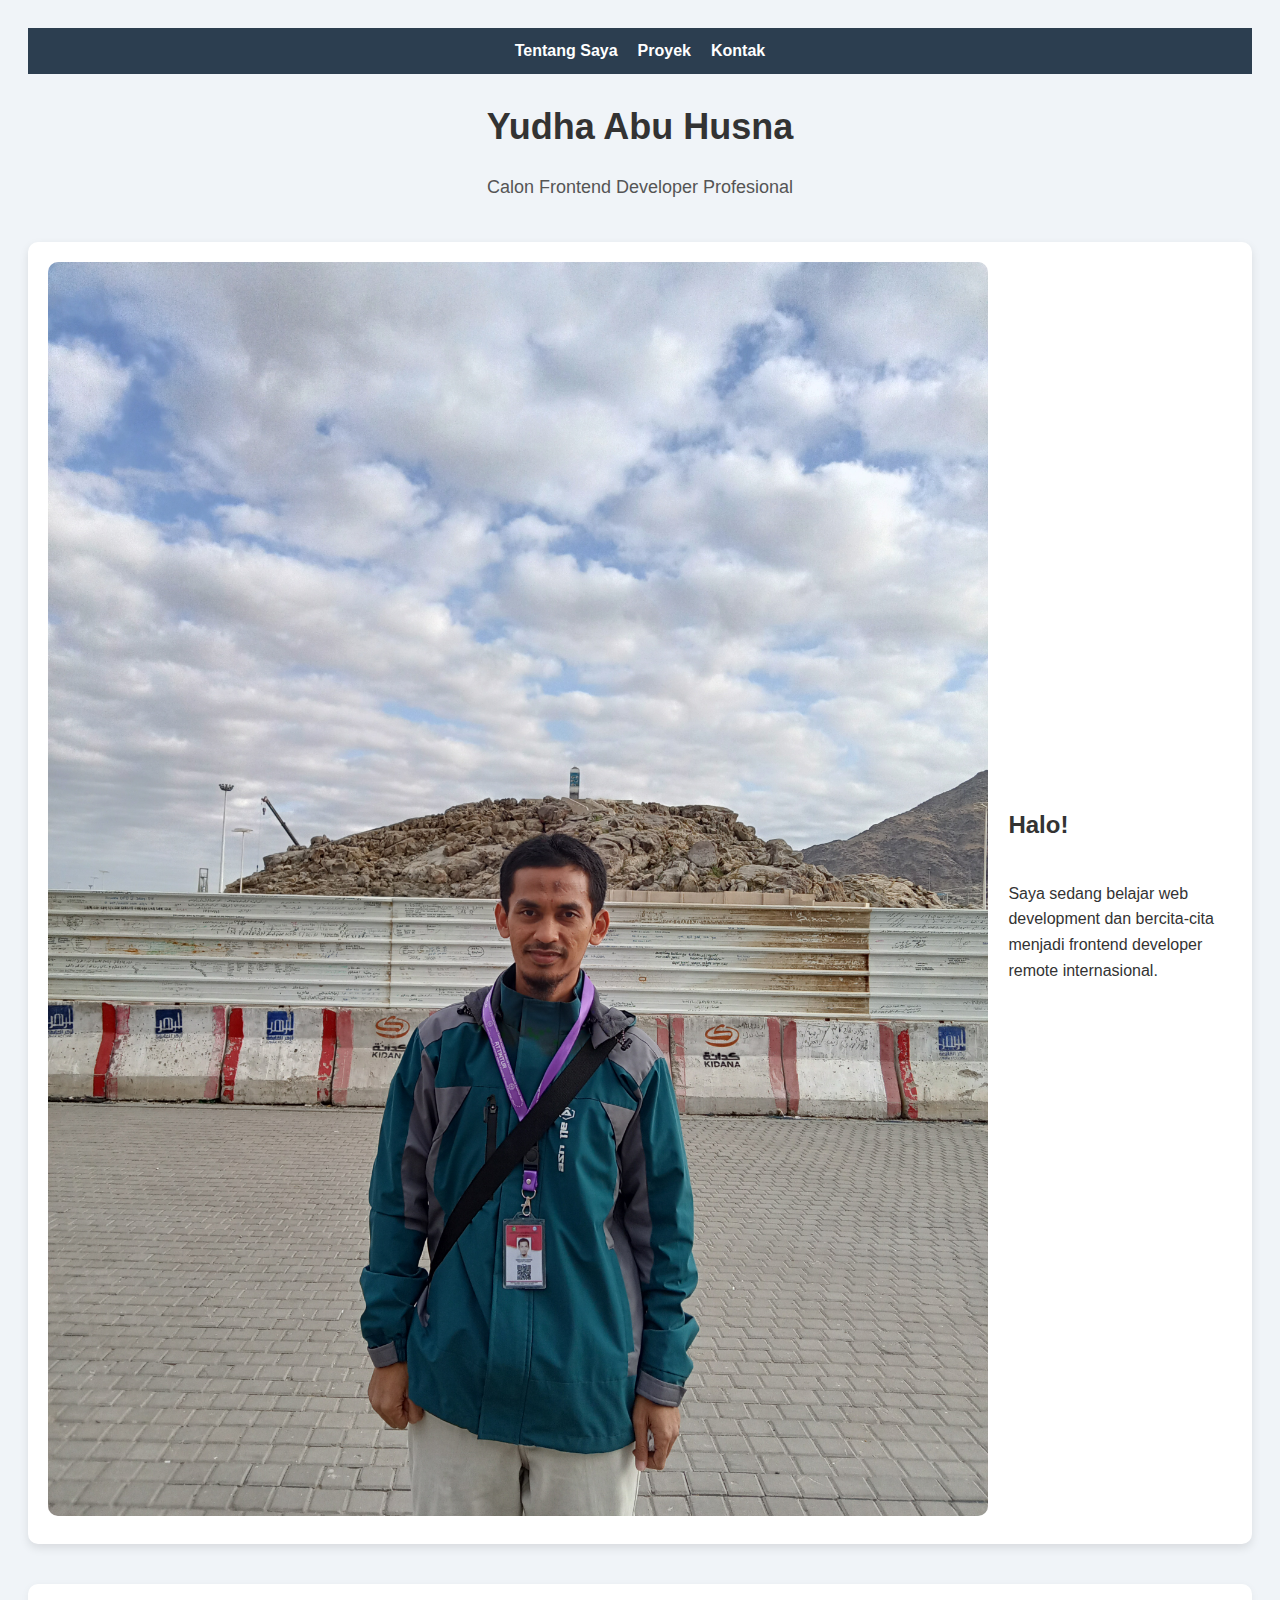
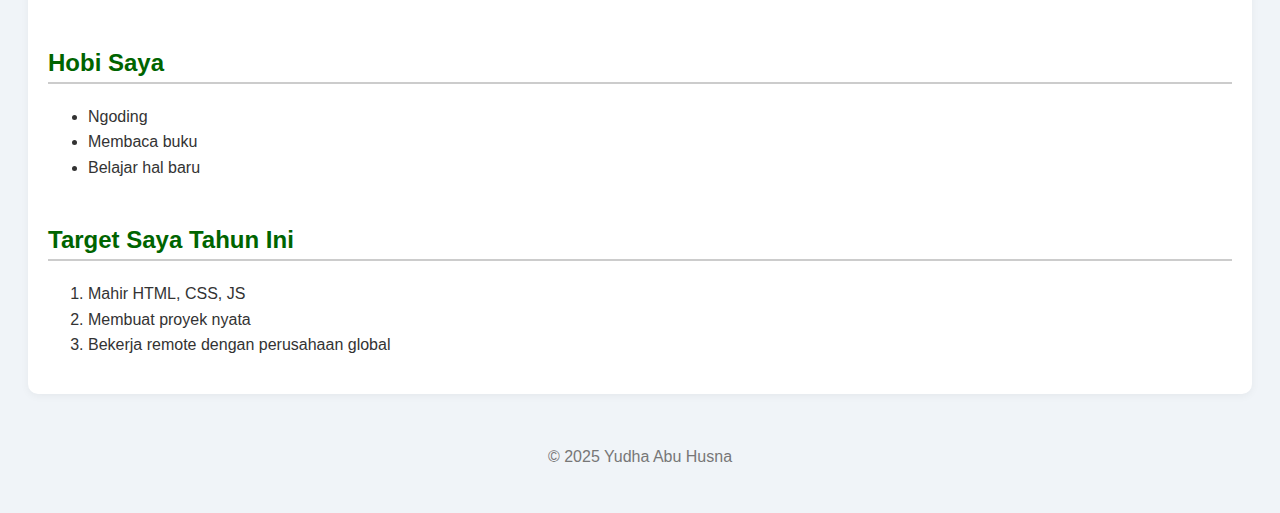
<file: index.html>
<!DOCTYPE html>
<html lang="id">
<head>
  <meta charset="UTF-8" />
  <meta name="viewport" content="width=device-width, initial-scale=1.0" />
  <title>Portofolio Yudha</title>
  <link rel="stylesheet" href="style.css" />
</head>
<body>
  <nav>
    <ul>
      <li><a href="index.html">Tentang Saya</a></li>
      <li><a href="projects.html">Proyek</a></li>
      <li><a href="contact.html">Kontak</a></li>
    </ul>
  </nav>

  <header>
    <h1>Yudha Abu Husna</h1>
    <p>Calon Frontend Developer Profesional</p>
  </header>

  <main>
    <section class="profilr">
      <div class="container">
      <div class="kiri">
        <img src="assets/foto_yudha.jpg" alt="Foto Yudha" width="100%"/>
      </div>
      <div class="kanan">
        <h2>Halo!</h2>
        <p>Saya sedang belajar web development dan bercita-cita menjadi frontend developer remote internasional.</p>
      </div>
      </div>
    </section>

    <section class="bagian">
      <h2 class="judul-bab">Hobi Saya</h2>
      <ul>
        <li>Ngoding</li>
        <li>Membaca buku</li>
        <li>Belajar hal baru</li>
      </ul>
      <h2 class="judul-bab">Target Saya Tahun Ini</h2>
      <ol>
        <li>Mahir HTML, CSS, JS</li>
        <li>Membuat proyek nyata</li>
        <li>Bekerja remote dengan perusahaan global</li>
      </ol>
    </section>
  </main>

  <footer>
    <p>&copy; 2025 Yudha Abu Husna</p>
  </footer>
</body>
</html>
</file>
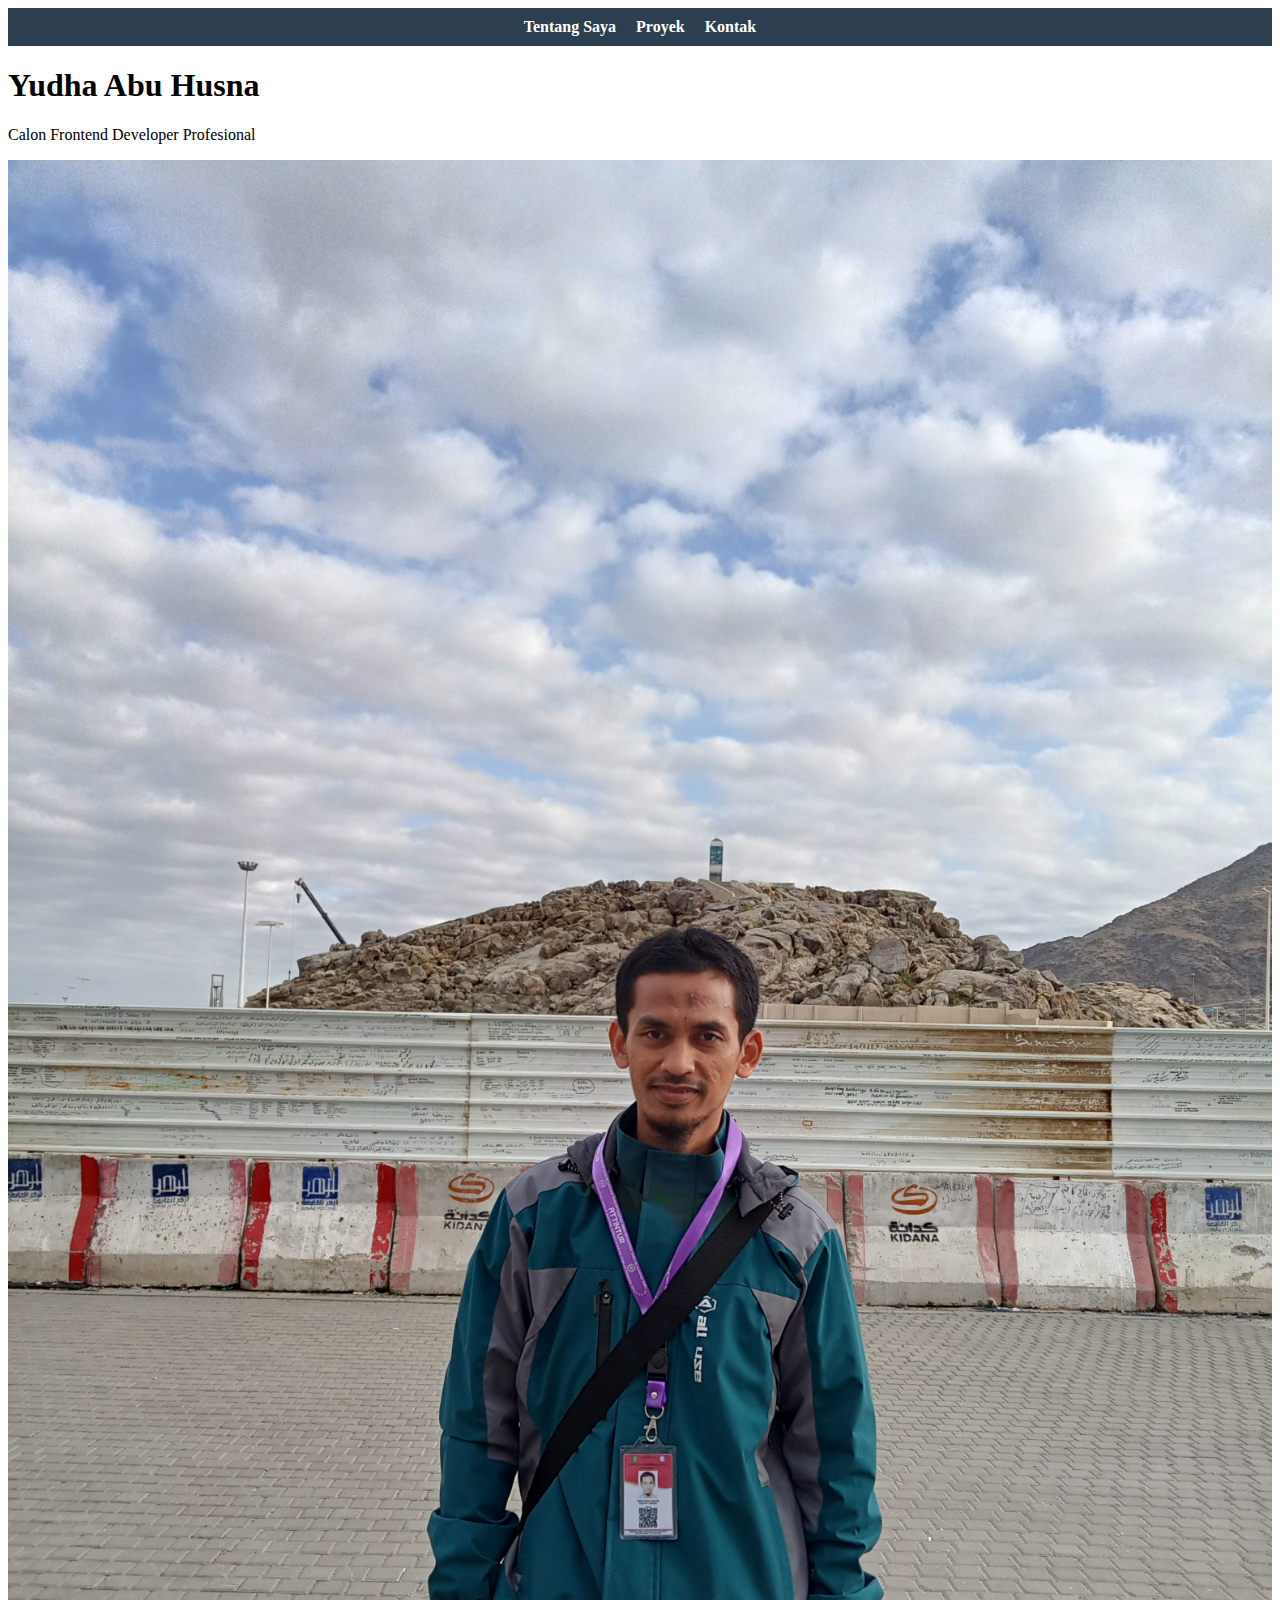
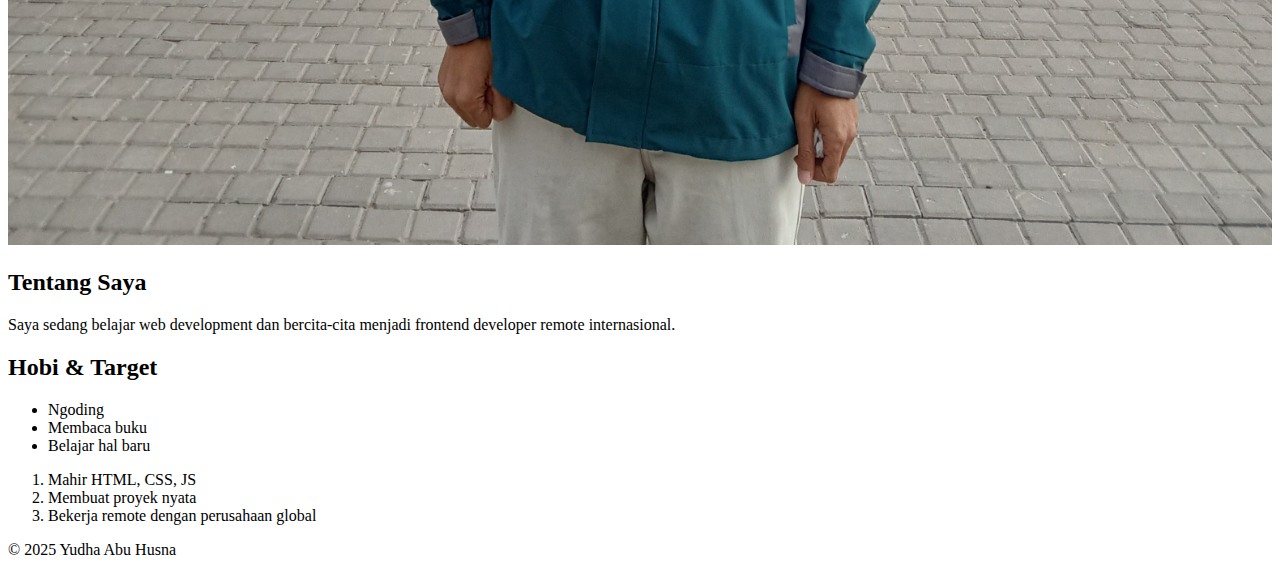
<file: portofolio-yudha/index.html>
<!DOCTYPE html>
<html lang="id">
<head>
  <meta charset="UTF-8" />
  <meta name="viewport" content="width=device-width, initial-scale=1.0" />
  <title>Portofolio Yudha</title>
  <link rel="stylesheet" href="style.css" />
</head>
<body>
  <nav>
    <ul>
      <li><a href="index.html">Tentang Saya</a></li>
      <li><a href="projects.html">Proyek</a></li>
      <li><a href="contact.html">Kontak</a></li>
    </ul>
  </nav>

  <header>
    <h1>Yudha Abu Husna</h1>
    <p>Calon Frontend Developer Profesional</p>
  </header>

  <main>
    <section class="container">
      <div class="kiri">
        <img src="assets/foto_yudha.jpg" alt="Foto Yudha" width="100%"/>
      </div>
      <div class="kanan">
        <h2>Tentang Saya</h2>
        <p>Saya sedang belajar web development dan bercita-cita menjadi frontend developer remote internasional.</p>
      </div>
    </section>

    <section class="bagian">
      <h2 class="judul-bab">Hobi & Target</h2>
      <ul>
        <li>Ngoding</li>
        <li>Membaca buku</li>
        <li>Belajar hal baru</li>
      </ul>
      <ol>
        <li>Mahir HTML, CSS, JS</li>
        <li>Membuat proyek nyata</li>
        <li>Bekerja remote dengan perusahaan global</li>
      </ol>
    </section>
  </main>

  <footer>
    <p>&copy; 2025 Yudha Abu Husna</p>
  </footer>
</body>
</html>
</file>
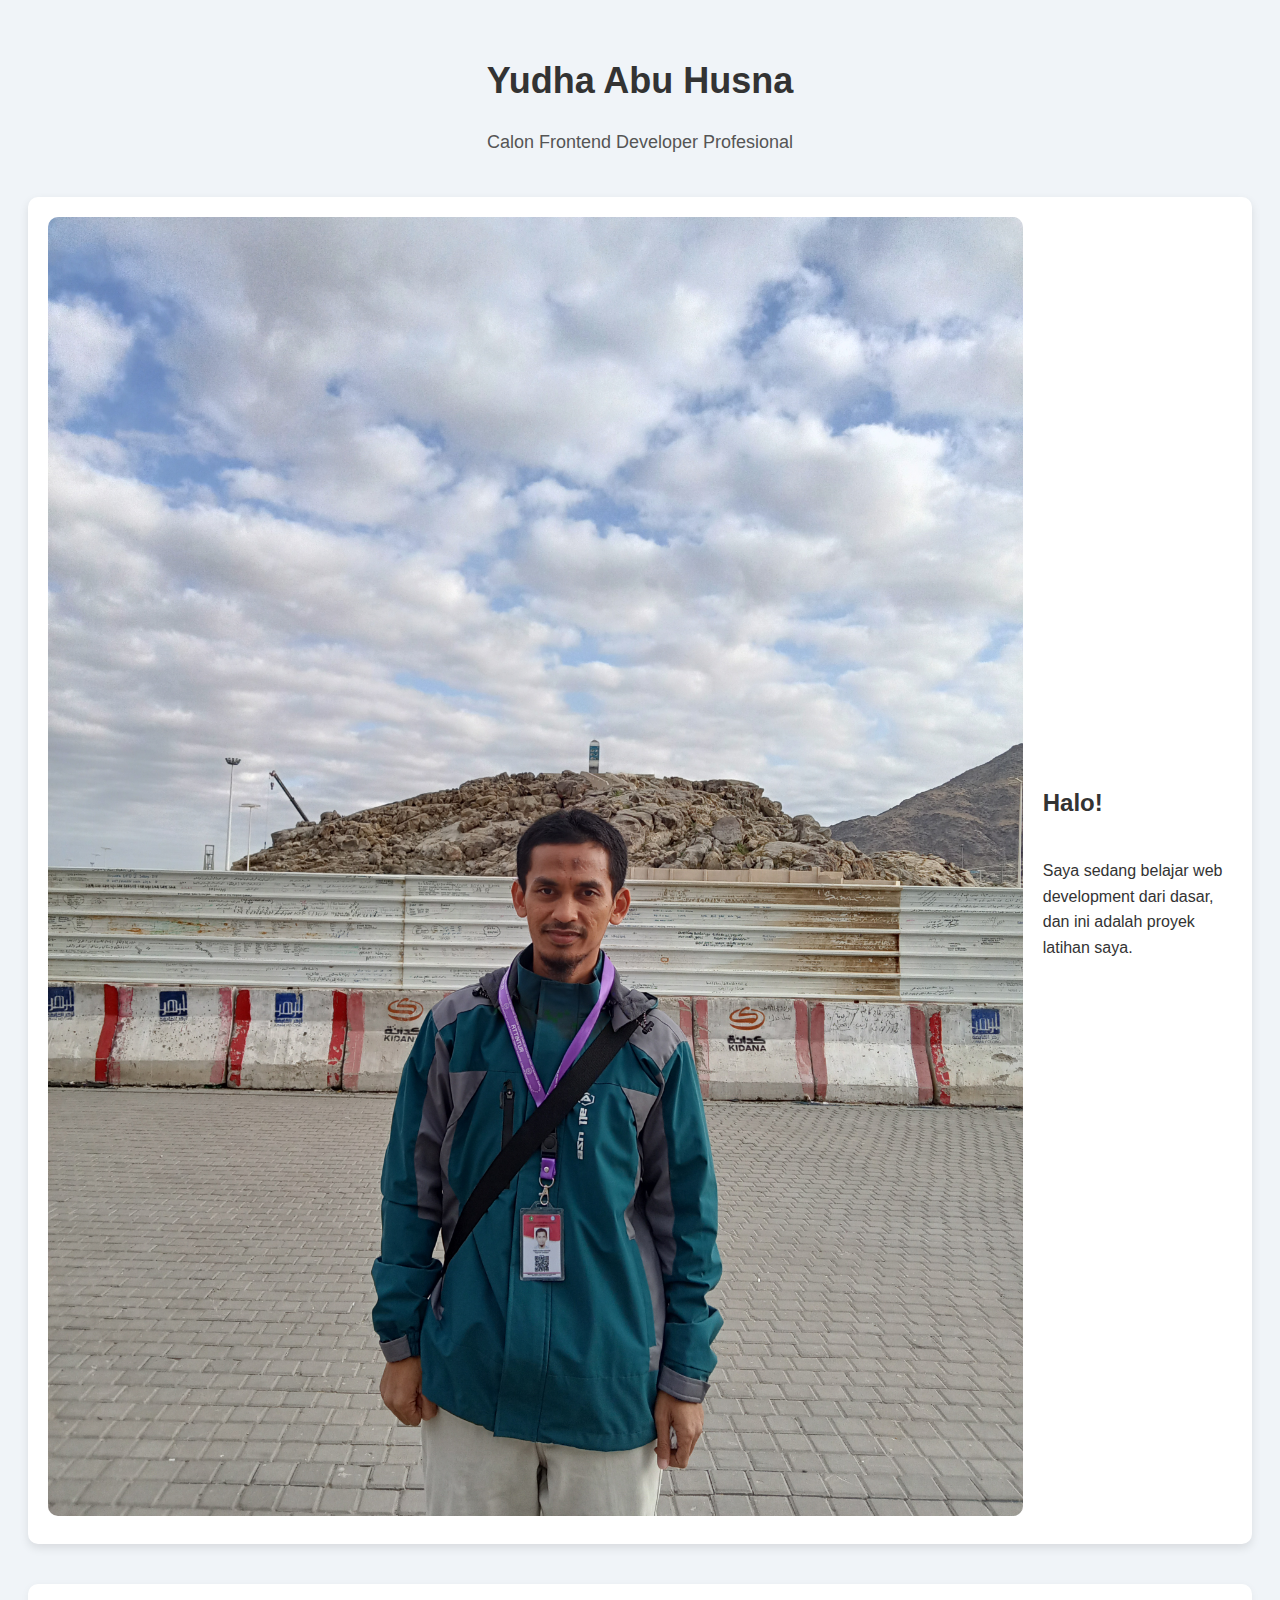
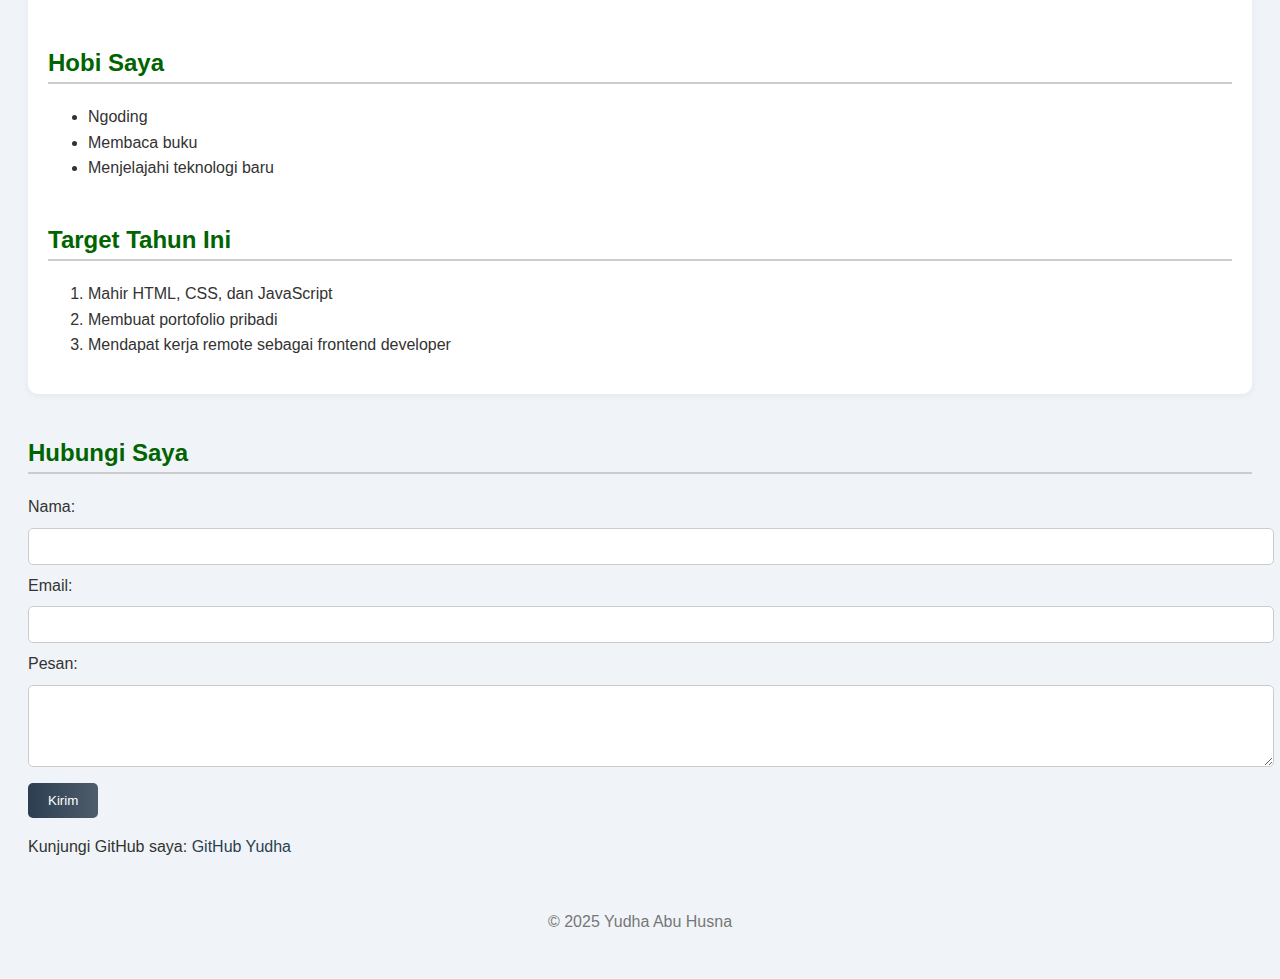
<file: proyek-tentang-saya/index.html>
<!DOCTYPE html>
<html lang="id">
<head>
  <meta charset="UTF-8" />
  <meta name="viewport" content="width=device-width, initial-scale=1.0" />
  <title>Tentang Yudha</title>
  <link rel="stylesheet" href="style.css" />
</head>
<body>
  <header>
    <h1>Yudha Abu Husna</h1>
    <p>Calon Frontend Developer Profesional</p>
  </header>

  <main>
    <section class="profil">
      <div class="container">
        <div class="kiri">
          <img src="foto_yudha.jpg" alt="Foto Yudha" />
        </div>
        <div class="kanan">
          <h2>Halo!</h2>
          <p>Saya sedang belajar web development dari dasar, dan ini adalah proyek latihan saya.</p>
        </div>
      </div>
    </section>

    <section class="bagian">
      <h2 class="judul-bab">Hobi Saya</h2>
      <ul>
        <li>Ngoding</li>
        <li>Membaca buku</li>
        <li>Menjelajahi teknologi baru</li>
      </ul>

      <h2 class="judul-bab">Target Tahun Ini</h2>
      <ol>
        <li>Mahir HTML, CSS, dan JavaScript</li>
        <li>Membuat portofolio pribadi</li>
        <li>Mendapat kerja remote sebagai frontend developer</li>
      </ol>
    </section>

    <section class="form-kontak">
      <h2 class="judul-bab">Hubungi Saya</h2>
      <form>
        <label for="nama">Nama:</label><br />
        <input type="text" id="nama" name="nama" /><br />

        <label for="email">Email:</label><br />
        <input type="email" id="email" name="email" /><br />

        <label for="pesan">Pesan:</label><br />
        <textarea id="pesan" name="pesan" rows="4"></textarea><br />

        <button type="submit">Kirim</button>
      </form>
    </section>

    <section class="tautan">
      <p>Kunjungi GitHub saya: <a href="https://github.com" target="_blank" aria-label="Kunjungi GitHub saya">GitHub Yudha</a></p>
    </section>
  </main>

  <footer>
    <p>&copy; 2025 Yudha Abu Husna</p>
  </footer>
</body>
</html>
</file>
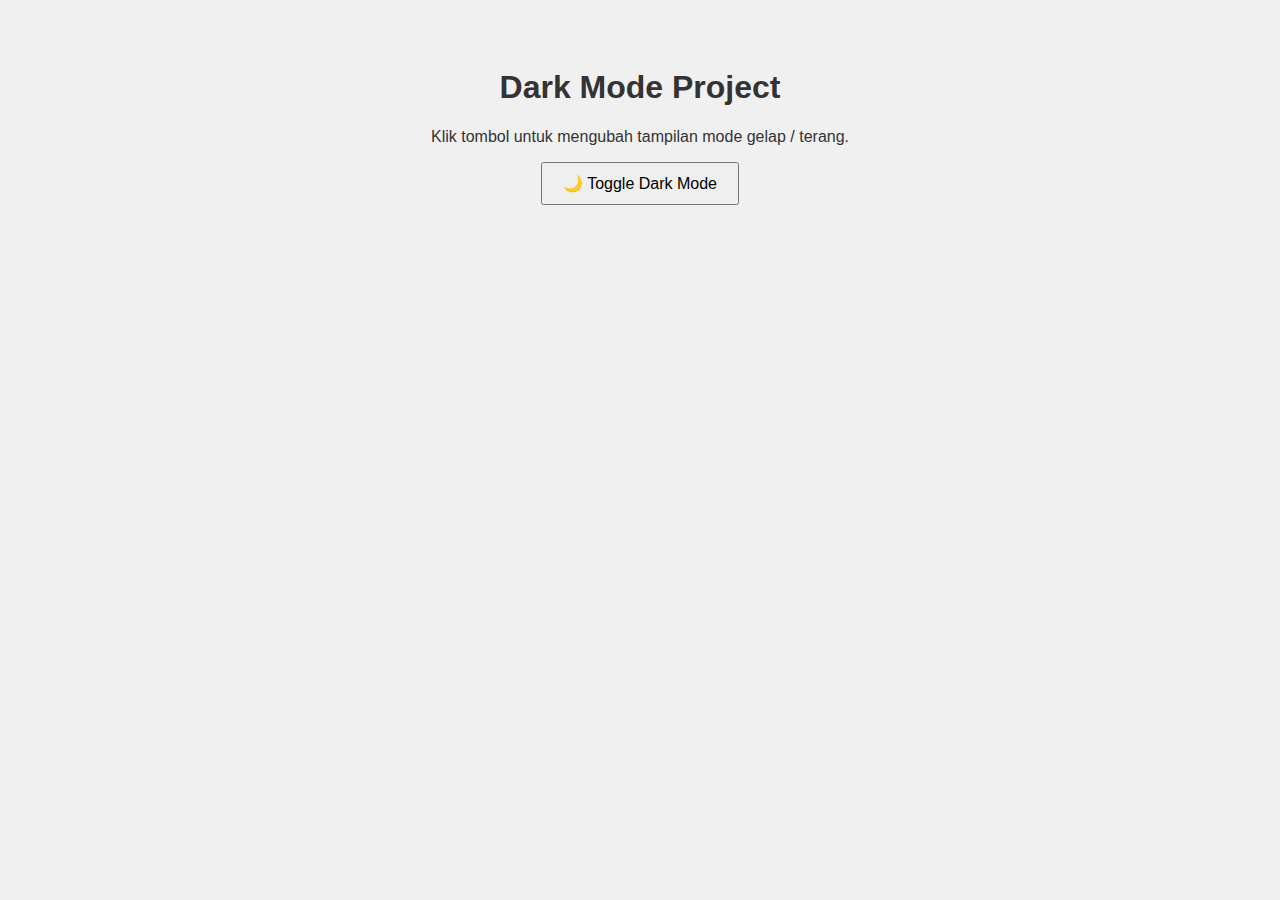
<file: projects/dark-mode/index.html>
<!DOCTYPE html>
<html lang="id">
<head>
  <meta charset="UTF-8" />
  <meta name="viewport" content="width=device-width, initial-scale=1.0" />
  <title>Dark Mode Switch</title>
  <link rel="stylesheet" href="style.css" />
</head>
<body>
  <div class="container">
    <h1>Dark Mode Project</h1>
    <p>Klik tombol untuk mengubah tampilan mode gelap / terang.</p>
    <button id="toggleMode">🌙 Toggle Dark Mode</button>
  </div>

  <script src="script.js"></script>
</body>
</html>
</file>
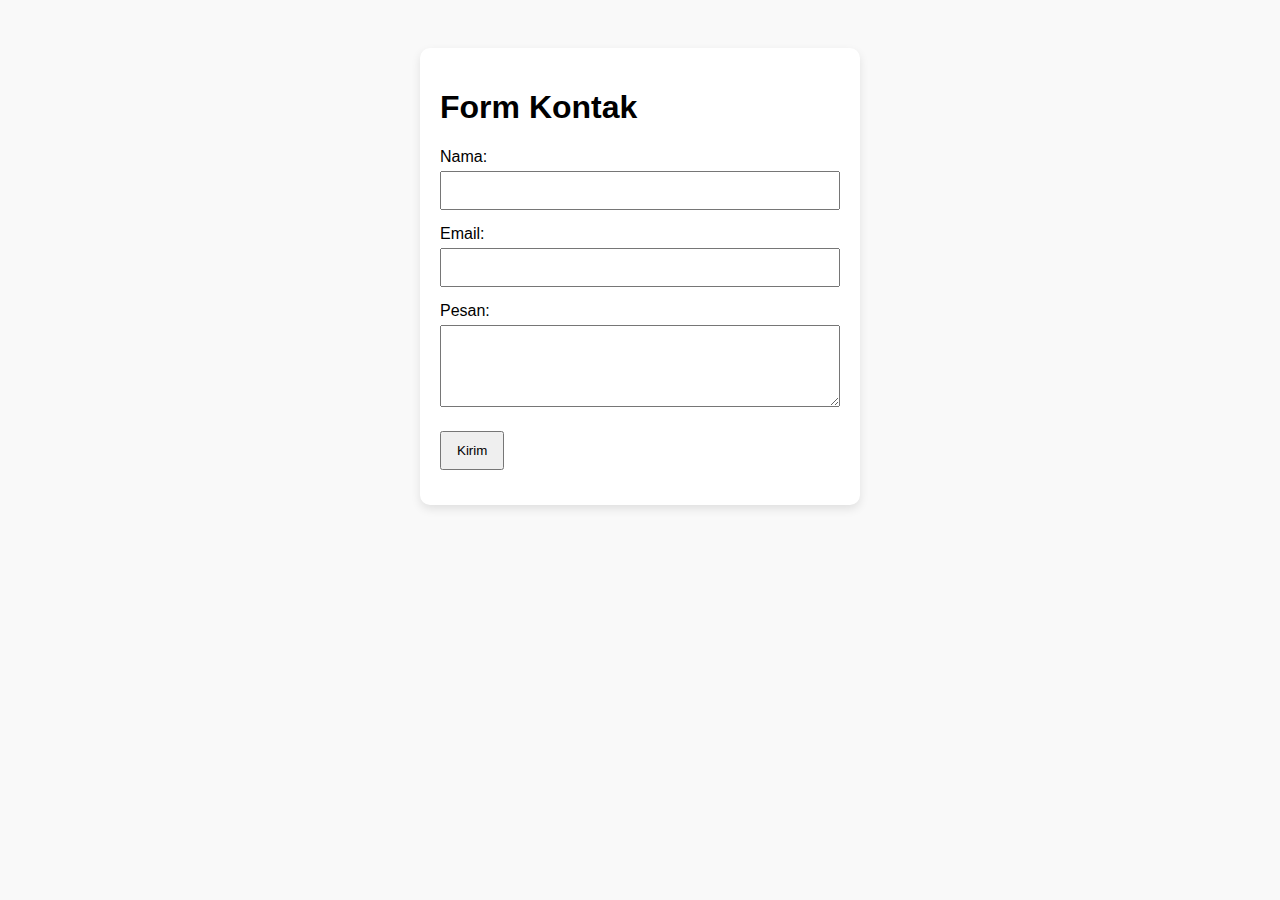
<file: projects/form-validasi/index.html>
<!DOCTYPE html>
<html lang="id">
<head>
  <meta charset="UTF-8" />
  <meta name="viewport" content="width=device-width, initial-scale=1.0" />
  <title>Validasi Form</title>
  <link rel="stylesheet" href="style.css" />
</head>
<body>
  <div class="container">
    <h1>Form Kontak</h1>
    <form id="contactForm">
      <label for="nama">Nama:</label>
      <input type="text" id="nama" name="nama" />

      <label for="email">Email:</label>
      <input type="email" id="email" name="email" />

      <label for="pesan">Pesan:</label>
      <textarea id="pesan" name="pesan" rows="4"></textarea>

      <button type="submit">Kirim</button>
    </form>
    <div id="error" class="error"></div>
  </div>
  <script src="script.js"></script>
</body>
</html>
</file>
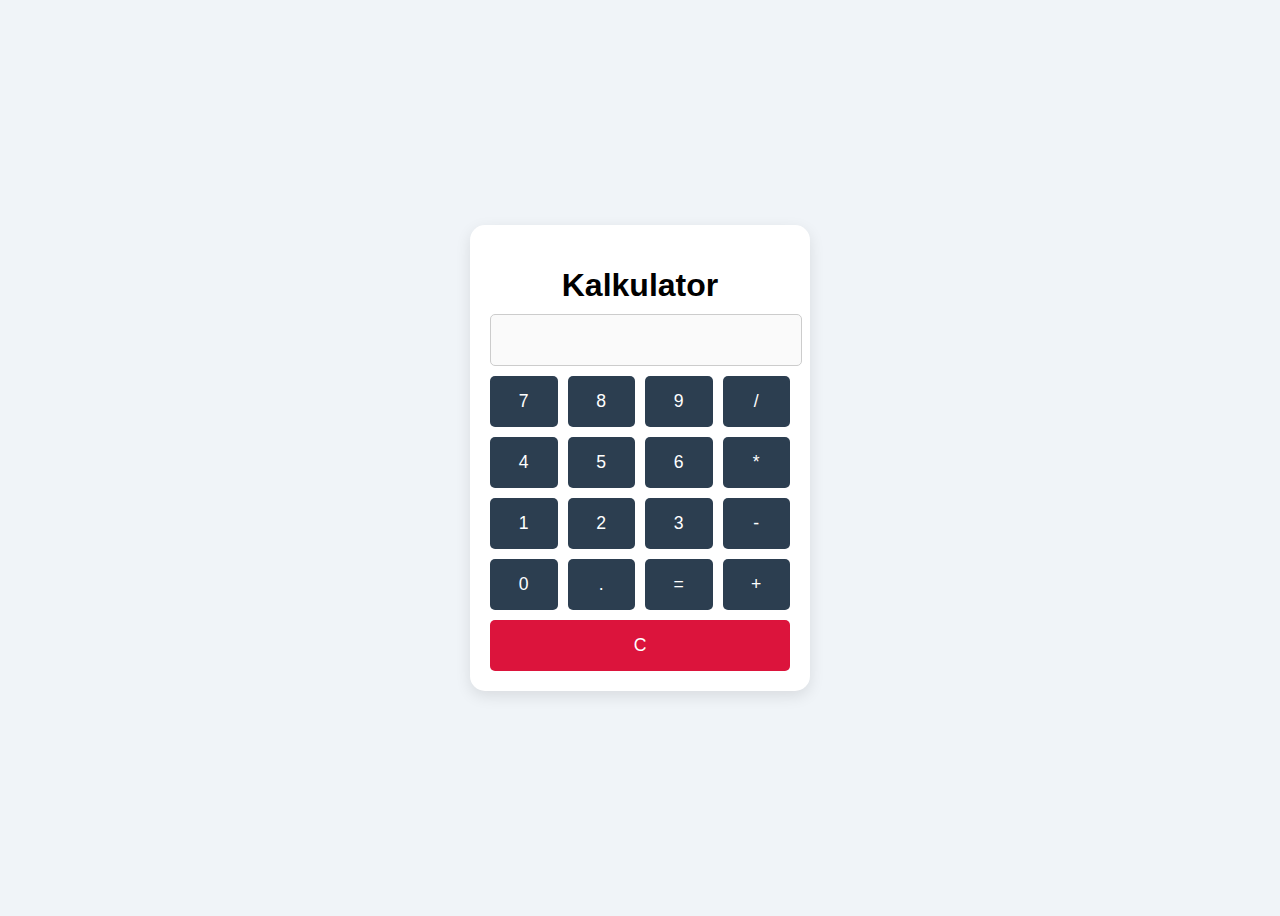
<file: projects/kalkulator/index.html>
<!DOCTYPE html>
<html lang="id">
<head>
  <meta charset="UTF-8">
  <meta name="viewport" content="width=device-width, initial-scale=1.0">
  <title>Kalkulator Sederhana</title>
  <link rel="stylesheet" href="style.css" />
</head>
<body>
  <div class="kalkulator">
    <h1>Kalkulator</h1>
    <input type="text" id="layar" disabled />
    <div class="tombol">
      <button onclick="tambahAngka('7')">7</button>
      <button onclick="tambahAngka('8')">8</button>
      <button onclick="tambahAngka('9')">9</button>
      <button onclick="tambahAngka('/')">/</button>

      <button onclick="tambahAngka('4')">4</button>
      <button onclick="tambahAngka('5')">5</button>
      <button onclick="tambahAngka('6')">6</button>
      <button onclick="tambahAngka('*')">*</button>

      <button onclick="tambahAngka('1')">1</button>
      <button onclick="tambahAngka('2')">2</button>
      <button onclick="tambahAngka('3')">3</button>
      <button onclick="tambahAngka('-')">-</button>

      <button onclick="tambahAngka('0')">0</button>
      <button onclick="tambahAngka('.')">.</button>
      <button onclick="hitung()">=</button>
      <button onclick="tambahAngka('+')">+</button>

      <button onclick="hapus()" class="clear">C</button>
    </div>
  </div>

  <script src="script.js"></script>
</body>
</html>
</file>
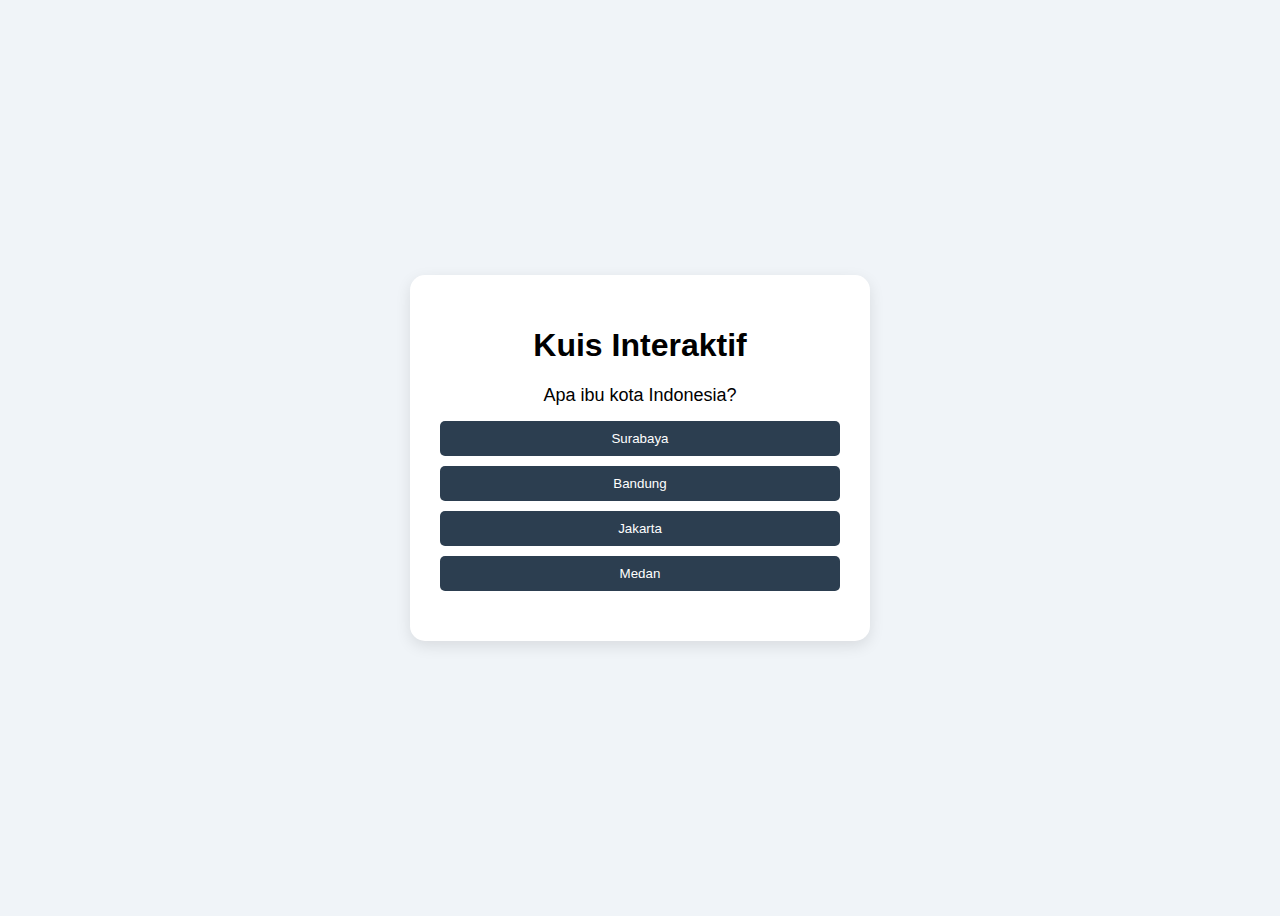
<file: projects/kuis-interaktif/index.html>
<!DOCTYPE html>
<html lang="id">
<head>
  <meta charset="UTF-8" />
  <meta name="viewport" content="width=device-width, initial-scale=1.0" />
  <title>Kuis Interaktif</title>
  <link rel="stylesheet" href="style.css" />
</head>
<body>
  <div class="kuis-container">
    <h1>Kuis Interaktif</h1>
    <div id="pertanyaan-box">
      <p id="pertanyaan"></p>
      <div id="pilihan"></div>
    </div>
    <button id="selanjutnya" onclick="selanjutnya()">Selanjutnya</button>
    <p id="skor" class="skor-box"></p>
  </div>

  <script src="script.js"></script>
</body>
</html>
</file>
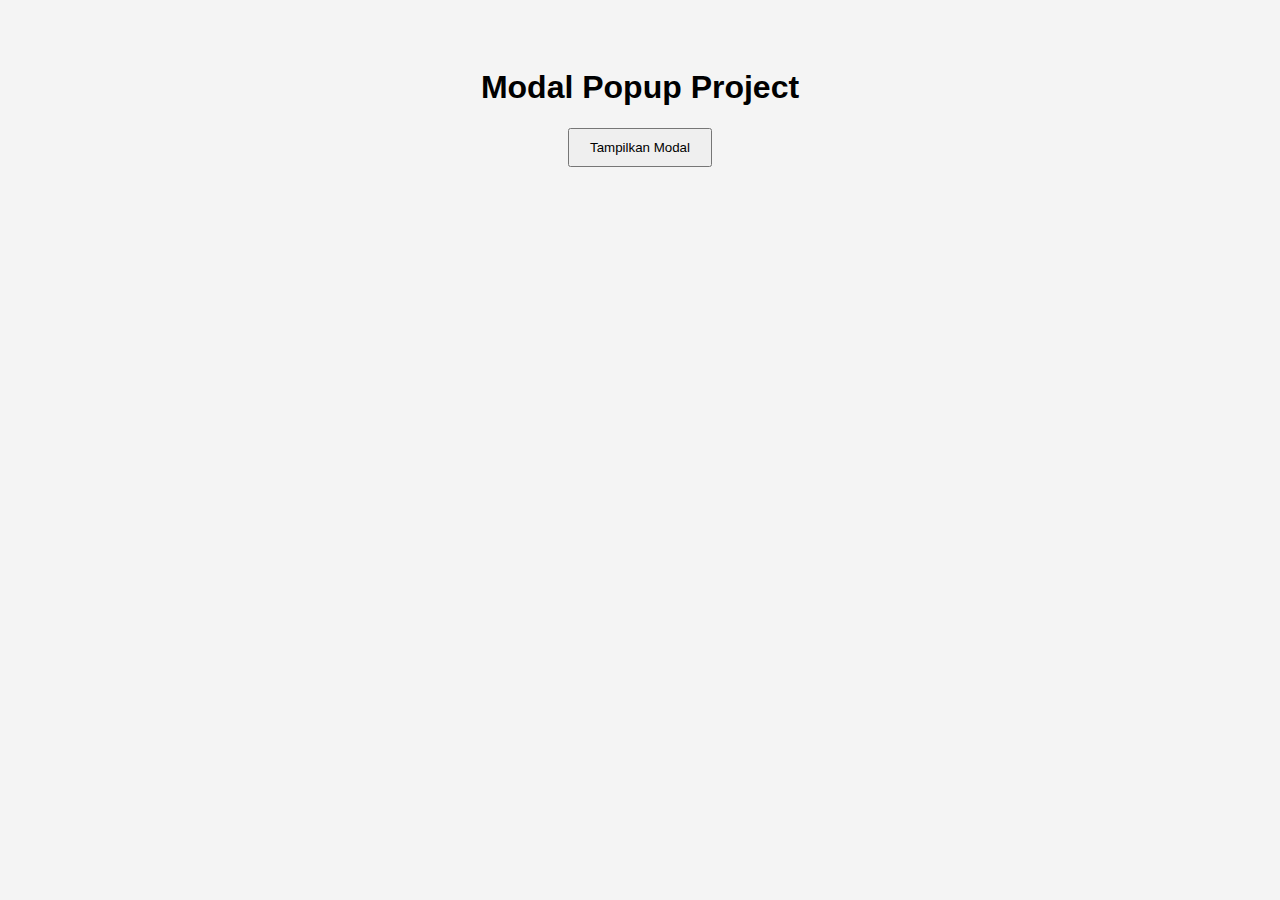
<file: projects/modal-popup/index.html>
<!DOCTYPE html>
<html lang="id">
<head>
  <meta charset="UTF-8" />
  <meta name="viewport" content="width=device-width, initial-scale=1.0" />
  <title>Popup Modal</title>
  <link rel="stylesheet" href="style.css" />
</head>
<body>
  <div class="container">
    <h1>Modal Popup Project</h1>
    <button id="openModal">Tampilkan Modal</button>
  </div>

  <div class="modal" id="modal">
    <div class="modal-content">
      <span class="close-btn" id="closeModal">&times;</span>
      <h2>Halo, Yudha!</h2>
      <p>Ini adalah contoh popup modal interaktif.</p>
    </div>
  </div>

  <script src="script.js"></script>
</body>
</html>
</file>
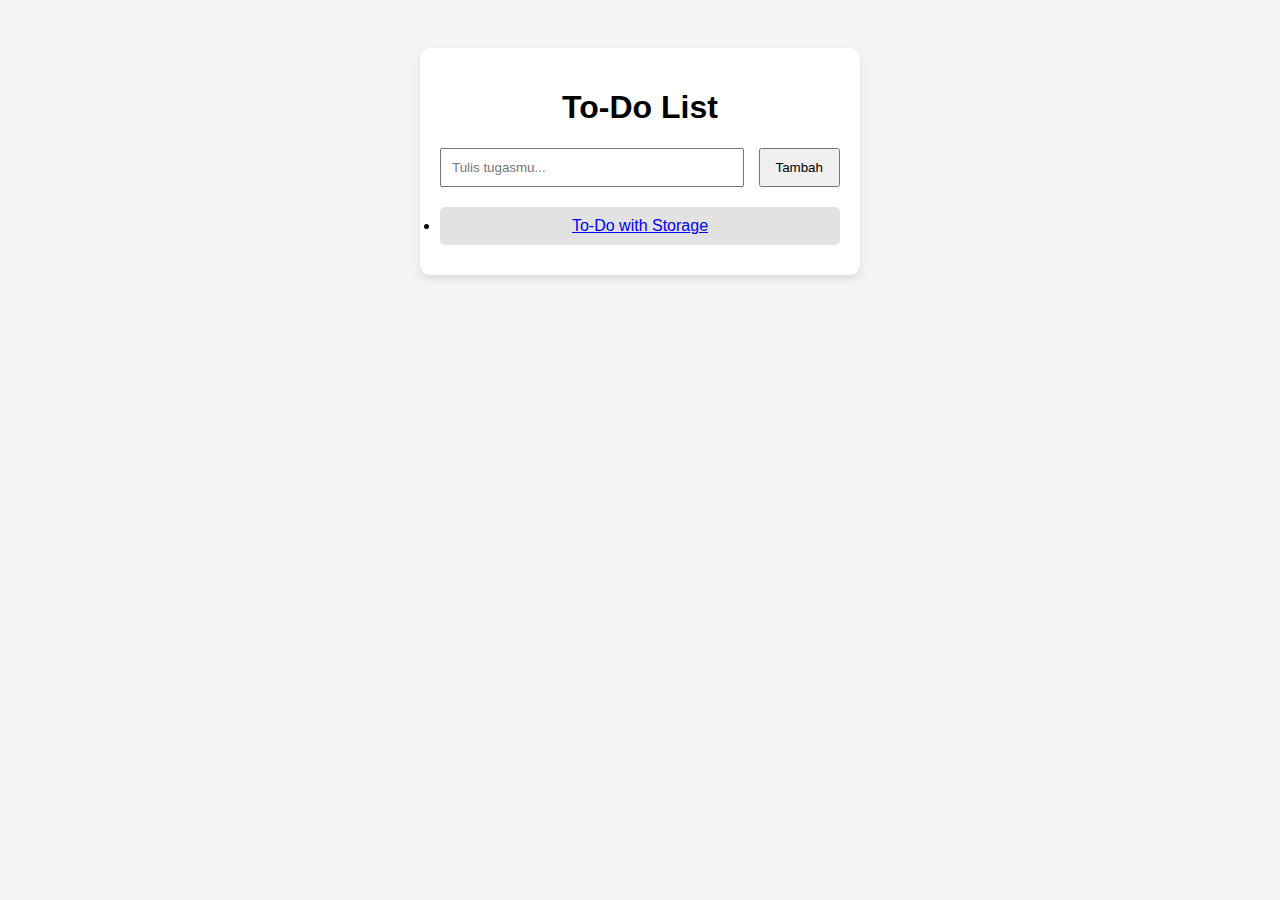
<file: projects/todo-list/index.html>
<!DOCTYPE html>
<html lang="id">
<head>
  <meta charset="UTF-8" />
  <meta name="viewport" content="width=device-width, initial-scale=1.0" />
  <title>To-Do List</title>
  <link rel="stylesheet" href="style.css" />
</head>
<body>
  <div class="container">
    <h1>To-Do List</h1>
    <input type="text" id="taskInput" placeholder="Tulis tugasmu..." />
    <button id="addTaskBtn">Tambah</button>
    <ul id="taskList"></ul>
    <li><a href="projects/todo-storage/index.html">To-Do with Storage</a></li>
  </div>

  <script src="script.js"></script>
</body>
</html>
</file>
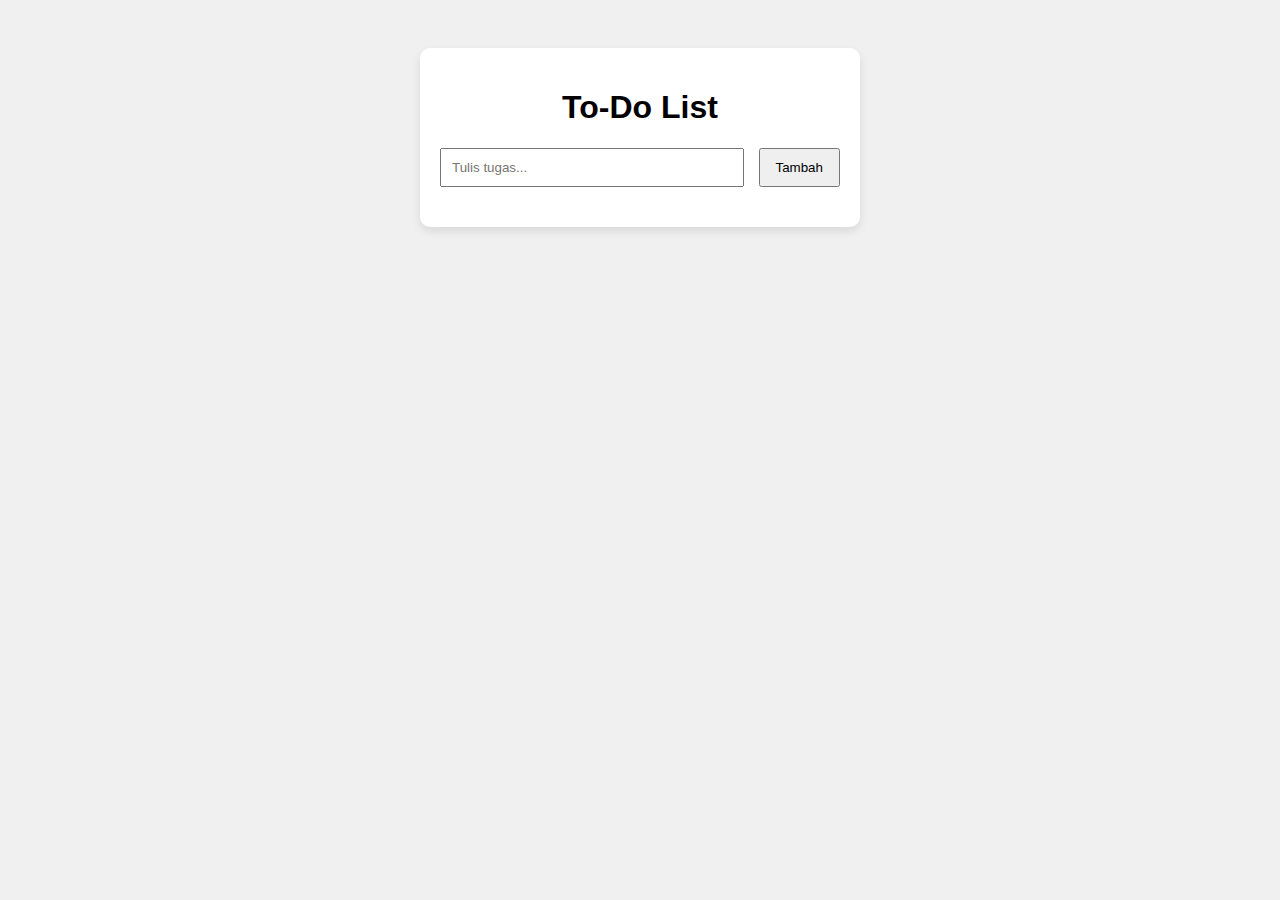
<file: projects/todo-storage/index.html>
<!DOCTYPE html>
<html lang="id">
<head>
  <meta charset="UTF-8" />
  <meta name="viewport" content="width=device-width, initial-scale=1.0" />
  <title>To-Do with localStorage</title>
  <link rel="stylesheet" href="style.css" />
</head>
<body>
  <div class="container">
    <h1>To-Do List</h1>
    <input type="text" id="taskInput" placeholder="Tulis tugas..." />
    <button id="addTaskBtn">Tambah</button>
    <ul id="taskList"></ul>
  </div>
  <script src="script.js"></script>
</body>
</html>
</file>
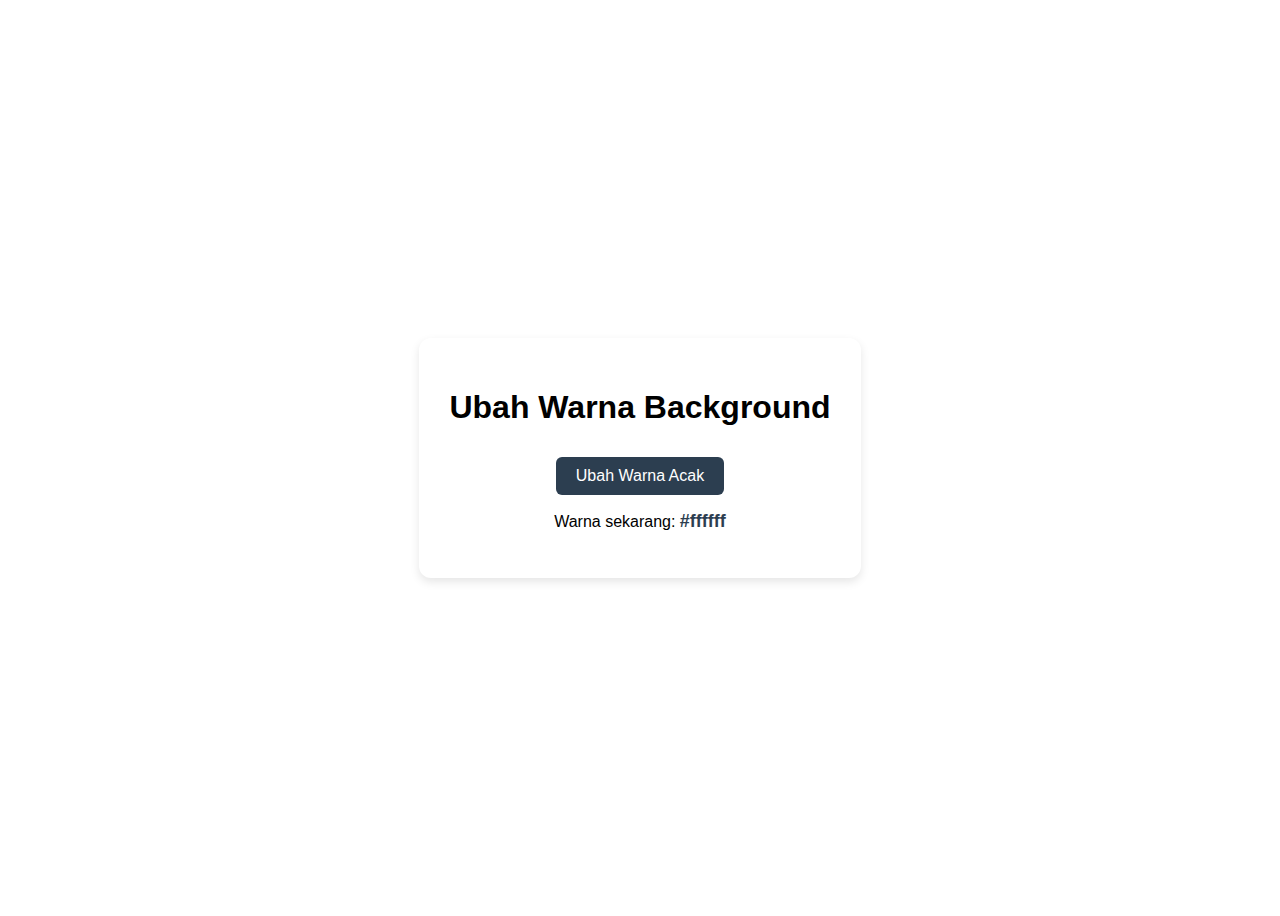
<file: projects/ubah-warna/index.html>
<!DOCTYPE html>
<html lang="id">
<head>
  <meta charset="UTF-8" />
  <meta name="viewport" content="width=device-width, initial-scale=1.0" />
  <title>Ubah Warna Latar</title>
  <link rel="stylesheet" href="style.css" />
</head>
<body>
  <div class="container">
    <h1>Ubah Warna Background</h1>
    <button onclick="ubahWarna()">Ubah Warna Acak</button>
    <p>Warna sekarang: <span id="warna-kode">#ffffff</span></p>
  </div>

  <script src="script.js"></script>
</body>
</html>
</file>
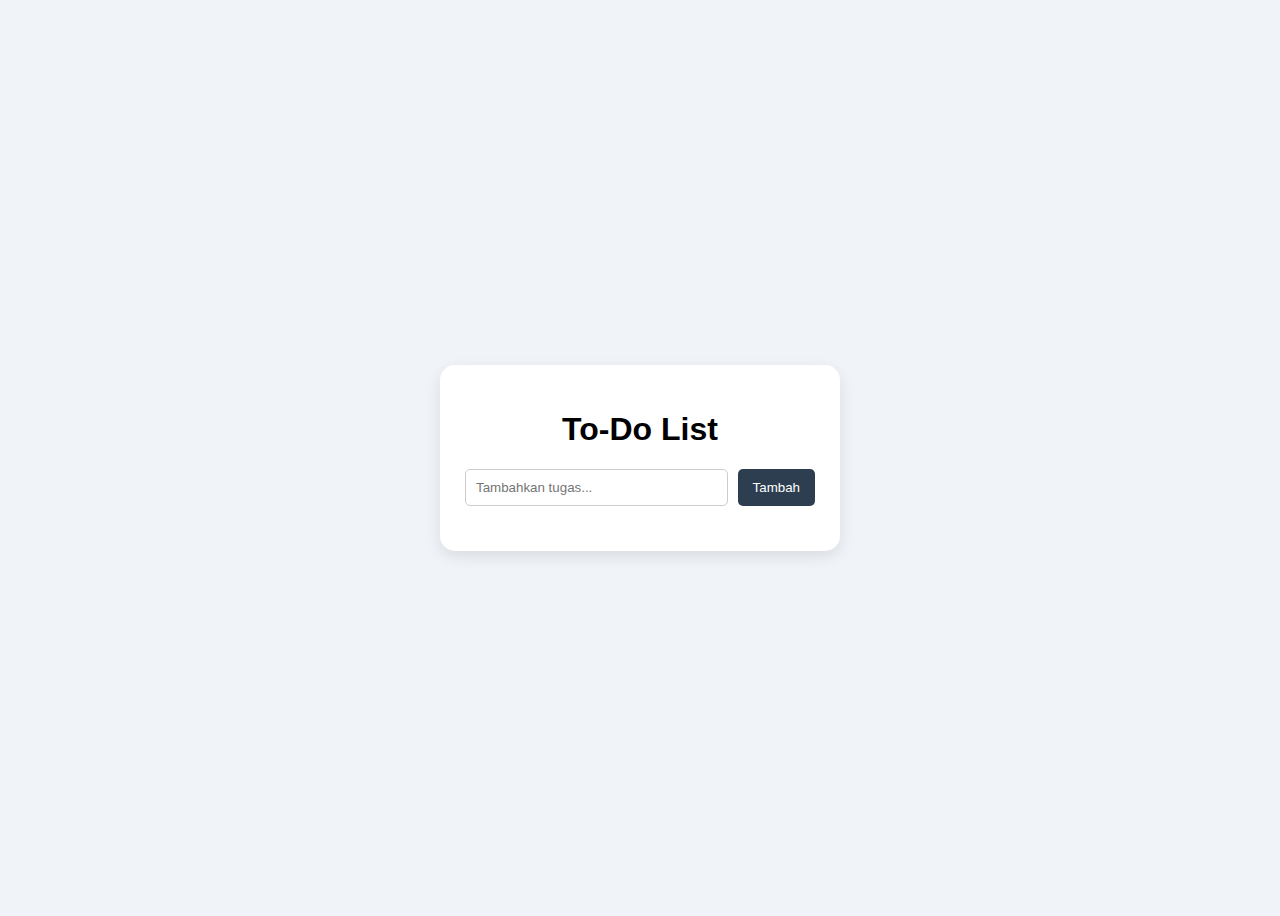
<file: portofolio-yudha/projects/todo-list/index.html>
<!DOCTYPE html>
<html lang="id">
<head>
  <meta charset="UTF-8" />
  <meta name="viewport" content="width=device-width, initial-scale=1.0" />
  <title>To-Do List</title>
  <link rel="stylesheet" href="style.css" />
</head>
<body>
  <div class="todo-container">
    <h1>To-Do List</h1>
    <div class="input-tugas">
      <input type="text" id="tugasInput" placeholder="Tambahkan tugas..." />
      <button onclick="tambahTugas()">Tambah</button>
    </div>
    <ul id="daftarTugas"></ul>
  </div>

  <script src="script.js"></script>
</body>
</html>
</file>
<file: style.css>
nav {
  background-color: #2c3e50;
  padding: 10px 20px;
}

nav ul {
  display: flex;
  gap: 20px;
  list-style: none;
  justify-content: center;
  margin: 0;
  padding: 0;
}

nav ul li a {
  color: white;
  text-decoration: none;
  font-weight: bold;
}

nav ul li a:hover {
  text-decoration: underline;
}
.container {
  display: flex;
  gap: 20px;
  background: #fff;
  border-radius: 10px;
  padding: 20px;
  box-shadow: 0 4px 10px rgba(0,0,0,0.1);
  margin-bottom: 40px;
}

.kiri img {
  border-radius: 10px;
  max-width: 100%;
}
.kiri img:hover {
  transform: scale(1.03);
  transition: transform 0.3s ease;
}
.kanan {
  display: flex;
  flex-direction: column;
  justify-content: center;
}
footer {
  text-align: center;
  margin-top: 50px;
  color: #777;
}
body {
  font-family: Arial, sans-serif;
  background-color: #f0f4f8;
  color: #333;
  padding: 20px;
  line-height: 1.6;
}

header {
  text-align: center;
  margin-bottom: 40px;
}
header h1 {
  font-size: 36px;
  margin-bottom: 0;
}
header p {
  font-size: 18px;
  color: #555;
}
.container {
  display: flex;
  gap: 20px;
  background: #fff;
  border-radius: 10px;
  padding: 20px;
  box-shadow: 0 4px 10px rgba(0,0,0,0.1);
  margin-bottom: 40px;
}

.judul-bab {
  color: darkgreen;
  border-bottom: 2px solid #ccc;
  margin-top: 40px;
}
a {
  color: #2c3e50;
  text-decoration: none;
}
.bagian {
  background-color: #fff;
  padding: 20px;
  border-radius: 10px;
  margin-bottom: 30px;
  box-shadow: 0 2px 8px rgba(0,0,0,0.05);
}
</file>
<file: portofolio-yudha/style.css>
nav {
  background-color: #2c3e50;
  padding: 10px 20px;
}

nav ul {
  display: flex;
  gap: 20px;
  list-style: none;
  justify-content: center;
  margin: 0;
  padding: 0;
}

nav ul li a {
  color: white;
  text-decoration: none;
  font-weight: bold;
}

nav ul li a:hover {
  text-decoration: underline;
}
</file>
<file: proyek-tentang-saya/style.css>
body {
  font-family: Arial, sans-serif;
  background-color: #f0f4f8;
  color: #333;
  padding: 20px;
  line-height: 1.6;
}

header {
  text-align: center;
  margin-bottom: 40px;
}
header h1 {
  font-size: 36px;
  margin-bottom: 0;
}

header p {
  font-size: 18px;
  color: #555;
}
.container {
  display: flex;
  gap: 20px;
  background: #fff;
  border-radius: 10px;
  padding: 20px;
  box-shadow: 0 4px 10px rgba(0,0,0,0.1);
  margin-bottom: 40px;
}

.kiri img {
  border-radius: 10px;
  max-width: 100%;
}
.kiri img:hover {
  transform: scale(1.03);
  transition: transform 0.3s ease;
}
.kanan {
  display: flex;
  flex-direction: column;
  justify-content: center;
}

.judul-bab {
  color: darkgreen;
  border-bottom: 2px solid #ccc;
  margin-top: 40px;
}

input, textarea {
  width: 100%;
  padding: 10px;
  margin: 8px 0;
  border: 1px solid #ccc;
  border-radius: 5px;
}

button {
  background-color: #2c3e50;
  color: #fff;
  border: none;
  padding: 10px 20px;
  border-radius: 5px;
  cursor: pointer;
}

button:hover {
  background-color: #1a252f;
}

footer {
  text-align: center;
  margin-top: 50px;
  color: #777;
}

@media (max-width: 768px) {
  .container {
    flex-direction: column;
  }
}
button {
  background: linear-gradient(to right, #2c3e50, #4e5d6c);
  transition: background 0.3s ease;
}

button:hover {
  background: linear-gradient(to right, #1a252f, #2c3e50);
}
a {
  color: #2c3e50;
  text-decoration: none;
}

a:hover {
  text-decoration: underline;
  color: darkblue;
}
.bagian {
  background-color: #fff;
  padding: 20px;
  border-radius: 10px;
  margin-bottom: 30px;
  box-shadow: 0 2px 8px rgba(0,0,0,0.05);
}
</file>
<file: projects/dark-mode/style.css>
body {
  font-family: Arial, sans-serif;
  background-color: #f0f0f0;
  color: #333;
  transition: all 0.3s ease;
  padding: 40px;
  text-align: center;
}

body.dark {
  background-color: #121212;
  color: #eee;
}

button {
  padding: 10px 20px;
  font-size: 16px;
  cursor: pointer;
}
</file>
<file: projects/form-validasi/style.css>
body {
  font-family: sans-serif;
  background-color: #f9f9f9;
  padding: 40px;
}

.container {
  max-width: 400px;
  margin: auto;
  background: white;
  padding: 20px;
  border-radius: 10px;
  box-shadow: 0 4px 10px rgba(0,0,0,0.1);
}

label {
  display: block;
  margin-top: 15px;
}

input, textarea {
  width: 100%;
  padding: 10px;
  margin-top: 5px;
  box-sizing: border-box;
}

button {
  margin-top: 20px;
  padding: 10px 15px;
  cursor: pointer;
}

.error {
  color: red;
  margin-top: 15px;
}
</file>
<file: projects/kalkulator/style.css>
body {
  font-family: Arial, sans-serif;
  background-color: #f0f4f8;
  display: flex;
  justify-content: center;
  align-items: center;
  height: 100vh;
}

.kalkulator {
  background-color: #ffffff;
  padding: 20px;
  border-radius: 15px;
  box-shadow: 0 5px 15px rgba(0,0,0,0.1);
  width: 300px;
}

.kalkulator h1 {
  text-align: center;
  margin-bottom: 10px;
}

#layar {
  width: 100%;
  height: 40px;
  font-size: 1.2em;
  text-align: right;
  margin-bottom: 10px;
  padding: 5px;
  border: 1px solid #ccc;
  border-radius: 5px;
}

.tombol {
  display: grid;
  grid-template-columns: repeat(4, 1fr);
  gap: 10px;
}

button {
  padding: 15px;
  font-size: 1.1em;
  border: none;
  border-radius: 5px;
  background-color: #2c3e50;
  color: white;
  cursor: pointer;
  transition: background-color 0.3s ease;
}

button:hover {
  background-color: #1a252f;
}

.clear {
  grid-column: span 4;
  background-color: crimson;
}
</file>
<file: projects/kuis-interaktif/style.css>
body {
  font-family: Arial, sans-serif;
  background-color: #f0f4f8;
  display: flex;
  justify-content: center;
  align-items: center;
  height: 100vh;
}

.kuis-container {
  background: white;
  padding: 30px;
  border-radius: 15px;
  box-shadow: 0 5px 15px rgba(0,0,0,0.1);
  width: 400px;
  text-align: center;
}

#pertanyaan {
  font-size: 18px;
  margin-bottom: 15px;
}

.pilihan {
  margin: 10px 0;
  display: block;
  padding: 10px;
  background-color: #2c3e50;
  color: white;
  border-radius: 5px;
  cursor: pointer;
  border: none;
  width: 100%;
}

.pilihan:hover {
  background-color: #1a252f;
}

#selanjutnya {
  margin-top: 20px;
  padding: 10px 20px;
  background-color: darkgreen;
  color: white;
  border: none;
  border-radius: 5px;
  cursor: pointer;
  display: none;
}

.skor-box {
  margin-top: 20px;
  font-weight: bold;
}
</file>
<file: projects/modal-popup/style.css>
body {
  font-family: sans-serif;
  text-align: center;
  padding: 40px;
  background-color: #f4f4f4;
}

button {
  padding: 10px 20px;
  cursor: pointer;
}

.modal {
  display: none;
  position: fixed;
  top: 0; left: 0;
  width: 100%; height: 100%;
  background-color: rgba(0, 0, 0, 0.6);
  justify-content: center;
  align-items: center;
  z-index: 1000;
}

.modal-content {
  background-color: white;
  padding: 30px;
  border-radius: 10px;
  width: 80%;
  max-width: 400px;
  position: relative;
  animation: fadeIn 0.4s ease;
}

.close-btn {
  position: absolute;
  top: 10px; right: 15px;
  font-size: 24px;
  cursor: pointer;
}

@keyframes fadeIn {
  from { opacity: 0; transform: scale(0.8); }
  to   { opacity: 1; transform: scale(1); }
}
</file>
<file: projects/todo-list/style.css>
body {
  font-family: sans-serif;
  background-color: #f4f4f4;
  padding: 40px;
  text-align: center;
}

.container {
  max-width: 400px;
  margin: auto;
  background: white;
  padding: 20px;
  border-radius: 10px;
  box-shadow: 0 4px 10px rgba(0,0,0,0.1);
}

input {
  padding: 10px;
  width: 70%;
  margin-right: 10px;
}

button {
  padding: 10px 15px;
  cursor: pointer;
}

ul {
  list-style: none;
  padding: 0;
  margin-top: 20px;
}

li {
  background: #e2e2e2;
  margin-bottom: 10px;
  padding: 10px;
  border-radius: 5px;
  position: relative;
}

li button {
  position: absolute;
  right: 10px;
  top: 10px;
}
</file>
<file: projects/todo-storage/style.css>
body {
  font-family: sans-serif;
  background-color: #f0f0f0;
  padding: 40px;
  text-align: center;
}

.container {
  max-width: 400px;
  margin: auto;
  background: white;
  padding: 20px;
  border-radius: 10px;
  box-shadow: 0 4px 10px rgba(0,0,0,0.1);
}

input {
  padding: 10px;
  width: 70%;
  margin-right: 10px;
}

button {
  padding: 10px 15px;
  cursor: pointer;
}

ul {
  list-style: none;
  padding: 0;
  margin-top: 20px;
}

li {
  background: #e2e2e2;
  margin-bottom: 10px;
  padding: 10px;
  border-radius: 5px;
  position: relative;
}

li button {
  position: absolute;
  right: 10px;
  top: 10px;
}
</file>
<file: projects/ubah-warna/style.css>
body {
  font-family: Arial, sans-serif;
  background-color: #ffffff;
  transition: background-color 0.5s ease;
  display: flex;
  justify-content: center;
  align-items: center;
  height: 100vh;
}

.container {
  text-align: center;
  background: #fff;
  padding: 30px;
  border-radius: 12px;
  box-shadow: 0 4px 10px rgba(0,0,0,0.1);
}

button {
  padding: 10px 20px;
  font-size: 16px;
  background-color: #2c3e50;
  color: white;
  border: none;
  border-radius: 6px;
  cursor: pointer;
  margin-top: 10px;
}

button:hover {
  background-color: #1a252f;
}

#warna-kode {
  font-weight: bold;
  font-size: 18px;
  color: #2c3e50;
}
</file>
<file: portofolio-yudha/projects/todo-list/style.css>
body {
  font-family: Arial, sans-serif;
  background-color: #f0f4f8;
  display: flex;
  justify-content: center;
  align-items: center;
  height: 100vh;
}

.todo-container {
  background-color: #fff;
  padding: 25px;
  border-radius: 15px;
  box-shadow: 0 5px 15px rgba(0,0,0,0.1);
  width: 350px;
}

h1 {
  text-align: center;
}

.input-tugas {
  display: flex;
  gap: 10px;
  margin-bottom: 20px;
}

input[type="text"] {
  flex: 1;
  padding: 10px;
  border-radius: 5px;
  border: 1px solid #ccc;
}

button {
  padding: 10px 15px;
  background-color: #2c3e50;
  color: white;
  border: none;
  border-radius: 5px;
  cursor: pointer;
}

button:hover {
  background-color: #1a252f;
}

ul {
  list-style-type: none;
  padding: 0;
}

li {
  background-color: #eee;
  padding: 10px;
  margin-bottom: 8px;
  border-radius: 5px;
  display: flex;
  justify-content: space-between;
}

li.selesai {
  text-decoration: line-through;
  color: gray;
}
</file>
